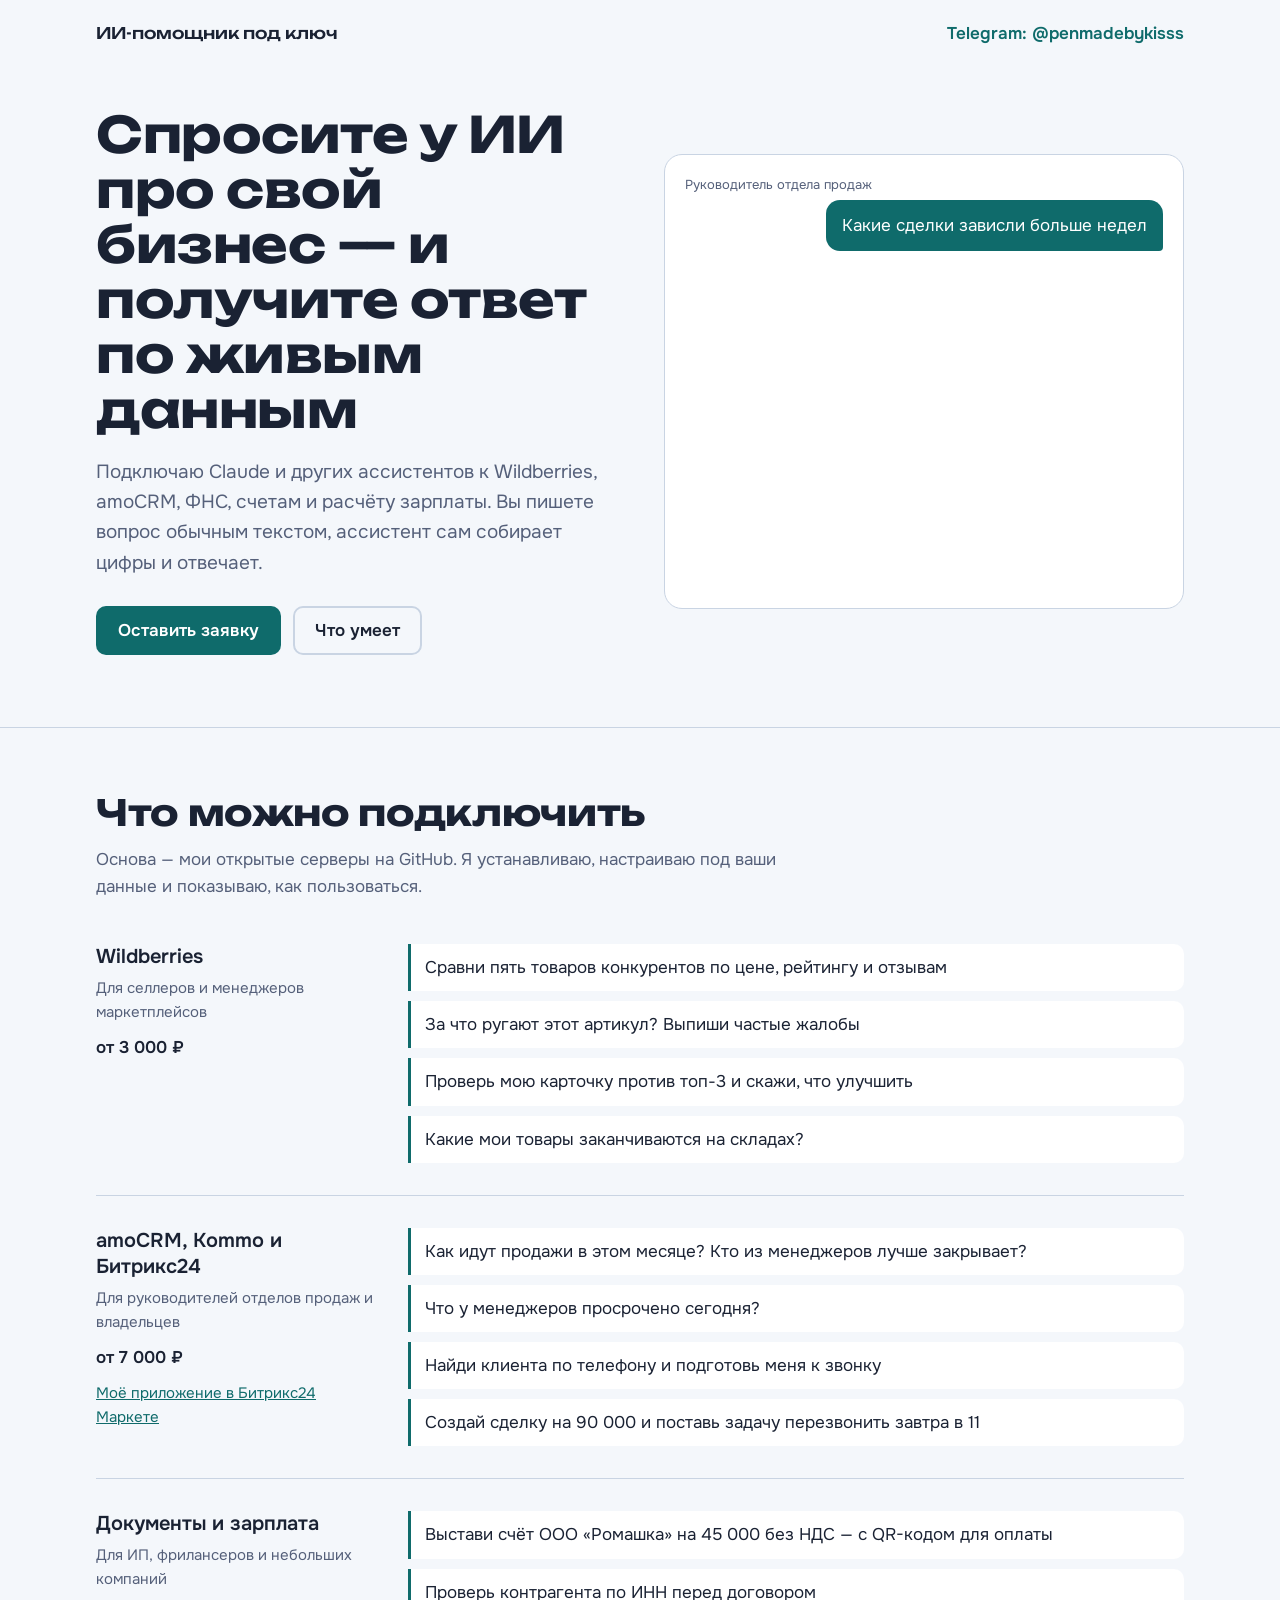
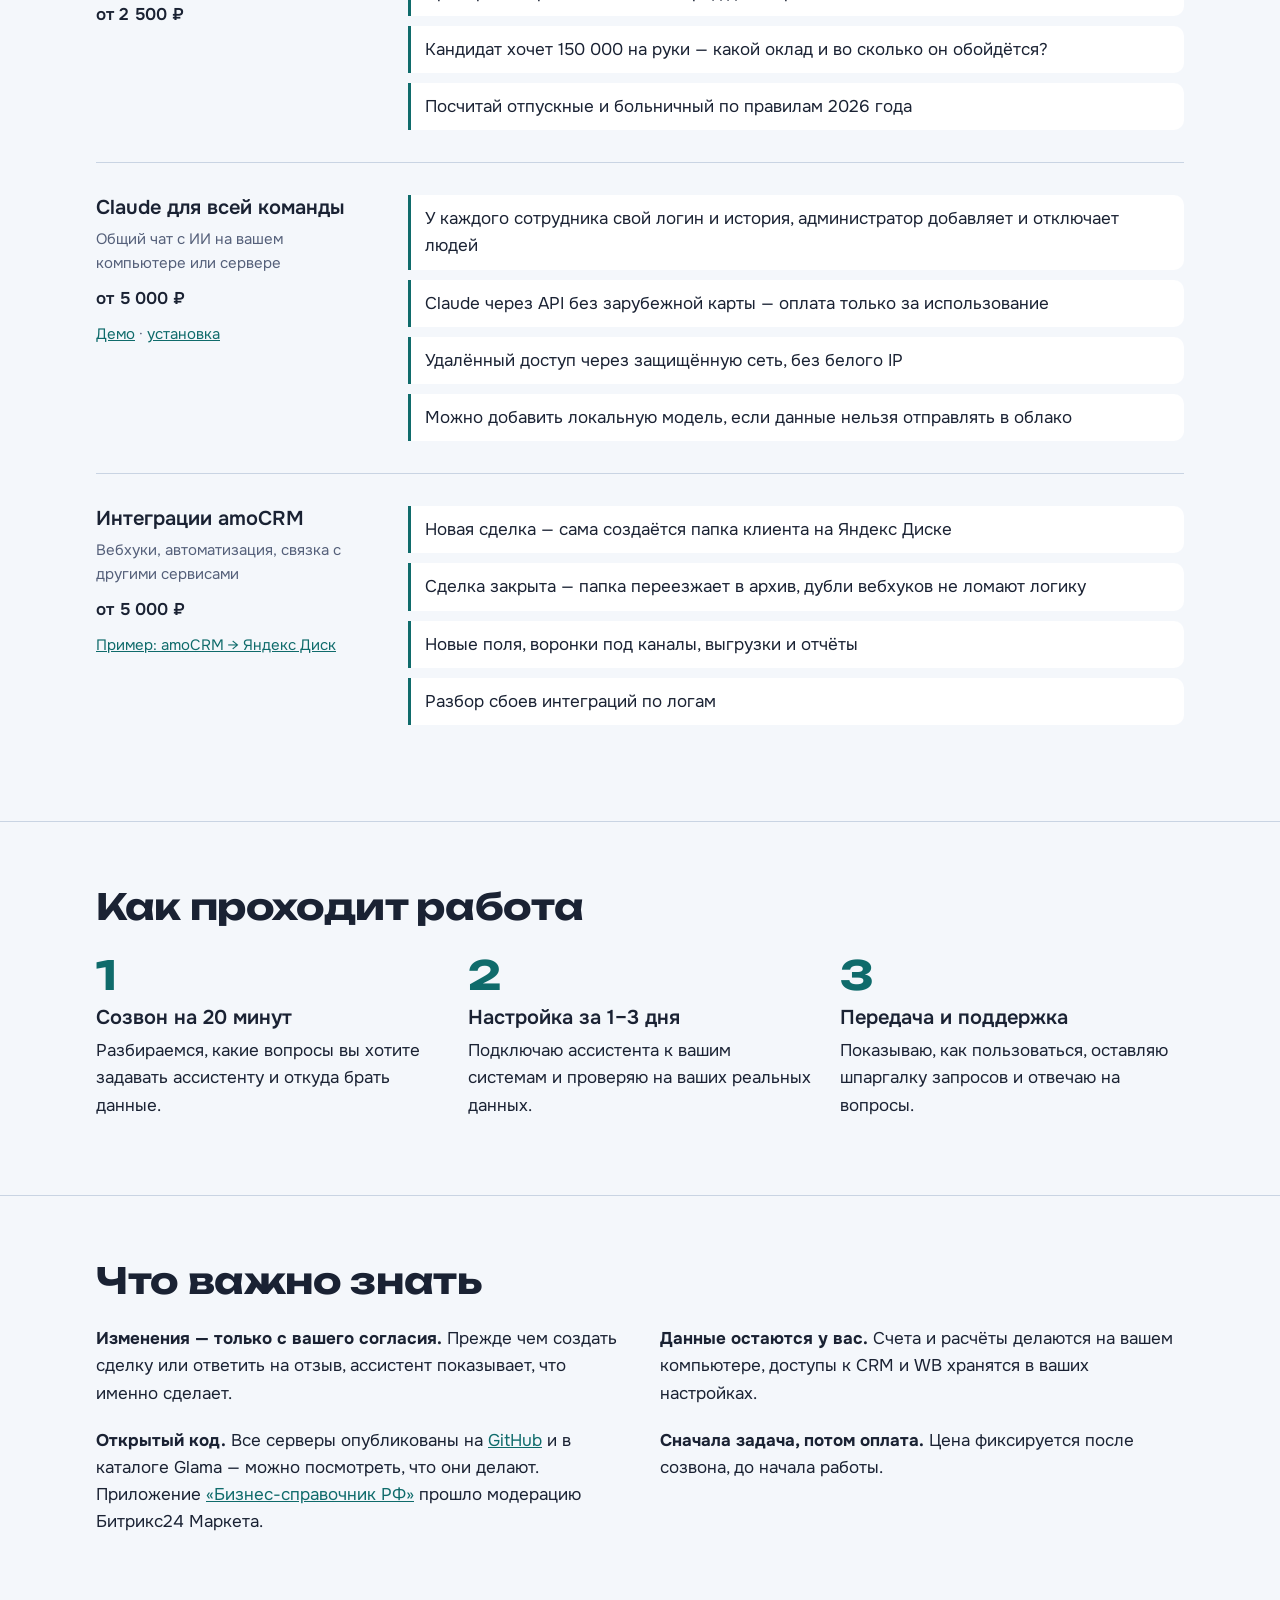
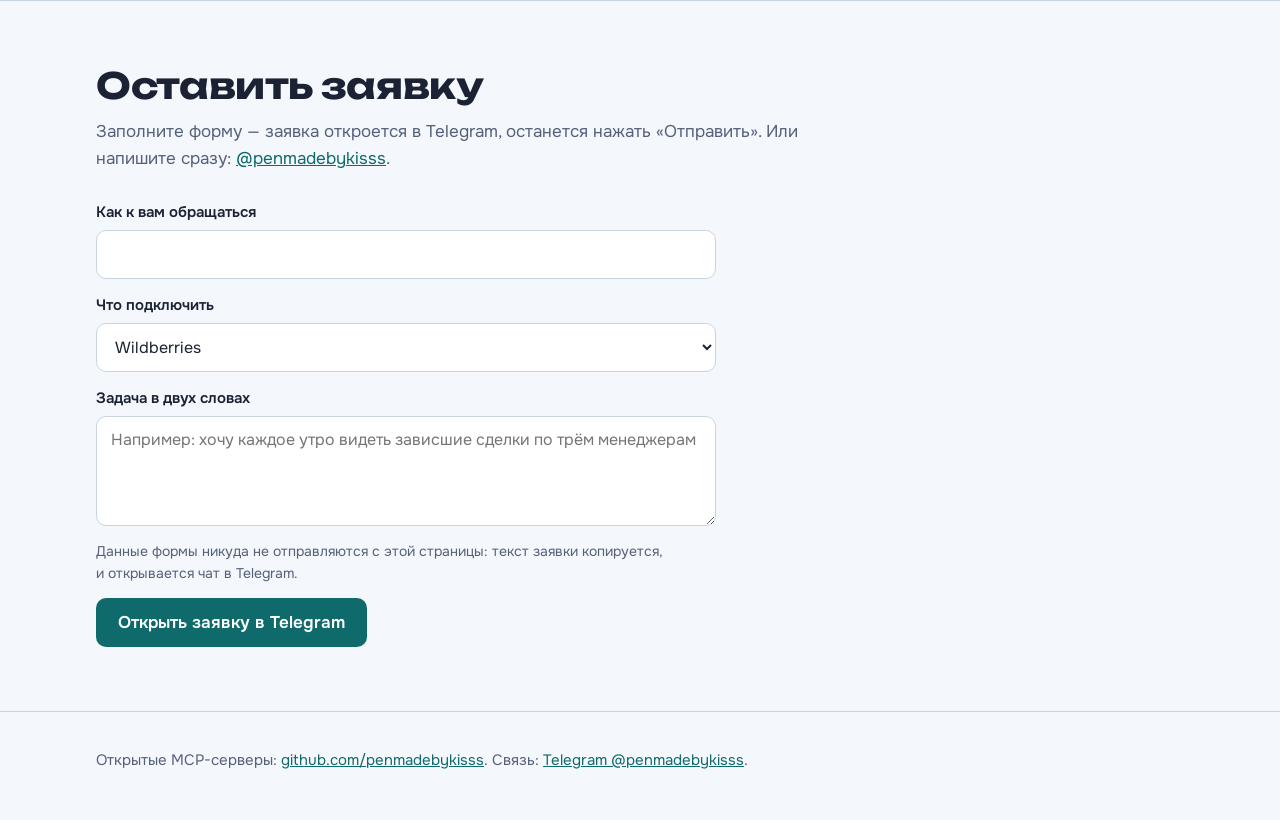
<file: index.html>
<!doctype html>
<html lang="ru">
<head>
<meta charset="utf-8">
<meta name="viewport" content="width=device-width, initial-scale=1">
<title>ИИ-помощник для WB и amoCRM под ключ</title>
<meta name="description" content="Подключаю Claude и другие ИИ-ассистенты к Wildberries, amoCRM, счетам и зарплате. Ассистент отвечает на вопросы по живым данным вашего бизнеса. Настройка за 1–3 дня.">
<link rel="preconnect" href="https://fonts.googleapis.com">
<link rel="preconnect" href="https://fonts.gstatic.com" crossorigin>
<link href="https://fonts.googleapis.com/css2?family=Onest:wght@400;500;600&family=Unbounded:wght@500;700&display=swap" rel="stylesheet">
<style>
  :root {
    --paper: #F4F7FB;
    --ink: #1A2233;
    --muted: #55607A;
    --teal: #0F6B6B;
    --teal-ink: #FFFFFF;
    --bubble: #DDE8F4;
    --panel: #FFFFFF;
    --line: #C9D4E3;
    --amber: #B87718;
  }
  @media (prefers-color-scheme: dark) {
    :root:not([data-theme="light"]) {
      --paper: #121826; --ink: #E6ECF5; --muted: #9AA7BD; --teal: #3FB5B0; --teal-ink: #0B1B1B;
      --bubble: #1F2B40; --panel: #182133; --line: #2C3950; --amber: #F0B456;
    }
  }
  :root[data-theme="dark"] {
    --paper: #121826; --ink: #E6ECF5; --muted: #9AA7BD; --teal: #3FB5B0; --teal-ink: #0B1B1B;
    --bubble: #1F2B40; --panel: #182133; --line: #2C3950; --amber: #F0B456;
  }
  * { box-sizing: border-box; }
  html { -webkit-text-size-adjust: 100%; }
  body {
    margin: 0; background: var(--paper); color: var(--ink);
    font: 400 17px/1.6 Onest, system-ui, sans-serif;
  }
  a { color: var(--teal); }
  :focus-visible { outline: 3px solid var(--teal); outline-offset: 3px; border-radius: 4px; }
  .wrap { max-width: 1120px; margin: 0 auto; padding: 0 16px; }
  h1, h2 { font-family: Unbounded, Onest, sans-serif; font-weight: 700; letter-spacing: -0.01em; margin: 0; }
  h1 { font-size: clamp(28px, 3.9vw, 50px); line-height: 1.1; }
  h2 { font-size: clamp(24px, 3.4vw, 36px); line-height: 1.15; }
  h3 { font: 600 20px/1.3 Onest, sans-serif; margin: 0 0 6px; }
  p { margin: 0 0 12px; max-width: 64ch; }

  header.top { display: flex; justify-content: space-between; align-items: center; padding: 20px 0; gap: 12px; }
  .brand { font-family: Unbounded, sans-serif; font-weight: 500; font-size: 16px; text-decoration: none; color: var(--ink); }
  .tg { font-weight: 600; text-decoration: none; }

  /* Hero: заголовок слева, живой диалог справа */
  .hero { display: grid; grid-template-columns: 1fr 1fr; gap: 48px; align-items: center; padding: 40px 0 72px; }
  .hero p.lead { font-size: 19px; color: var(--muted); margin-top: 20px; }
  .actions { display: flex; flex-wrap: wrap; gap: 12px; margin-top: 28px; }
  .btn {
    display: inline-block; background: var(--teal); color: var(--teal-ink); font: 600 17px/1 Onest, sans-serif;
    padding: 16px 22px; border-radius: 10px; text-decoration: none; border: 0; cursor: pointer;
  }
  .btn.ghost { background: transparent; color: var(--ink); box-shadow: inset 0 0 0 2px var(--line); }

  .chat { background: var(--panel); border: 1px solid var(--line); border-radius: 18px; padding: 20px; min-height: 380px; }
  .chat .who { font-size: 13px; color: var(--muted); margin-bottom: 4px; }
  .q { background: var(--teal); color: var(--teal-ink); padding: 12px 16px; border-radius: 14px 14px 4px 14px; margin-left: auto; max-width: 88%; width: fit-content; min-height: 50px; }
  .a { margin-top: 18px; opacity: 0; transform: translateY(6px); transition: opacity .5s ease, transform .5s ease; }
  .a.show { opacity: 1; transform: none; }
  .a .bubble { background: var(--bubble); padding: 14px 16px; border-radius: 14px 14px 14px 4px; }
  .deal { display: grid; grid-template-columns: 1fr auto; gap: 2px 12px; padding: 10px 0; border-bottom: 1px solid var(--line); font-size: 15px; }
  .deal:last-of-type { border-bottom: 0; }
  .deal b { font-weight: 600; }
  .deal .sum { color: var(--amber); font-weight: 600; font-variant-numeric: tabular-nums; }
  .deal .why { color: var(--muted); font-size: 14px; grid-column: 1 / -1; }
  .total { margin-top: 10px; font-size: 15px; }
  .total .sum { color: var(--amber); font-weight: 600; }

  section { padding: 64px 0; border-top: 1px solid var(--line); }
  section > .wrap > p.sub { color: var(--muted); margin-top: 12px; }

  /* Направления: строки, не карточки */
  .offer { display: grid; grid-template-columns: 280px 1fr; gap: 32px; padding: 32px 0; border-bottom: 1px solid var(--line); }
  .offer:last-child { border-bottom: 0; }
  .offer .who-for { color: var(--muted); font-size: 15px; }
  .offer .price { margin-top: 10px; font-weight: 600; }
  .asks { list-style: none; padding: 0; margin: 0; display: grid; gap: 10px; }
  .asks li { background: var(--panel); border-left: 3px solid var(--teal); padding: 10px 14px; border-radius: 0 10px 10px 0; }

  ol.steps { list-style: none; counter-reset: s; padding: 0; margin: 28px 0 0; display: grid; grid-template-columns: repeat(3, 1fr); gap: 28px; }
  ol.steps li { counter-increment: s; }
  ol.steps li::before { content: counter(s); font: 700 40px/1 Unbounded, sans-serif; color: var(--teal); display: block; margin-bottom: 10px; }

  .facts { display: grid; grid-template-columns: repeat(2, 1fr); gap: 20px 40px; margin-top: 24px; }
  .facts p { margin: 0; }

  form { display: grid; gap: 14px; max-width: 620px; margin-top: 28px; }
  label { font-weight: 600; font-size: 15px; display: grid; gap: 6px; }
  input, select, textarea {
    font: 400 16px/1.4 Onest, sans-serif; color: var(--ink); background: var(--panel);
    border: 1px solid var(--line); border-radius: 10px; padding: 12px 14px; width: 100%;
  }
  textarea { min-height: 110px; resize: vertical; }
  .hint { color: var(--muted); font-size: 14px; margin: 0; }
  .sent { display: none; background: var(--bubble); border-radius: 12px; padding: 16px; }
  .sent.show { display: block; }
  .sent pre { white-space: pre-wrap; font: 400 15px/1.5 Onest, sans-serif; margin: 10px 0; }

  footer { padding: 36px 0 48px; color: var(--muted); font-size: 15px; border-top: 1px solid var(--line); }

  @media (max-width: 860px) {
    .hero { grid-template-columns: 1fr; gap: 32px; padding-top: 16px; }
    .offer { grid-template-columns: 1fr; gap: 14px; }
    ol.steps, .facts { grid-template-columns: 1fr; }
    .chat { min-height: 0; }
  }
  @media (prefers-reduced-motion: reduce) { .a { transition: none; } }
</style>
</head>
<body>
<div class="wrap">
  <header class="top">
    <a class="brand" href="#">ИИ-помощник под ключ</a>
    <a class="tg" href="https://t.me/penmadebykisss">Telegram: @penmadebykisss</a>
  </header>

  <div class="hero">
    <div>
      <h1>Спросите у ИИ про свой бизнес — и получите ответ по живым данным</h1>
      <p class="lead">Подключаю Claude и других ассистентов к Wildberries, amoCRM, ФНС, счетам и расчёту зарплаты. Вы пишете вопрос обычным текстом, ассистент сам собирает цифры и отвечает.</p>
      <div class="actions">
        <a class="btn" href="#request">Оставить заявку</a>
        <a class="btn ghost" href="#what">Что умеет</a>
      </div>
    </div>

    <div class="chat" aria-label="Пример диалога с ассистентом, подключённым к amoCRM">
      <div class="who">Руководитель отдела продаж</div>
      <div class="q" id="q" data-text="Какие сделки зависли больше недели?">Какие сделки зависли больше недели?</div>
      <div class="a" id="a">
        <div class="who">Ассистент · данные из amoCRM</div>
        <div class="bubble">
          <div class="deal"><b>Сайт для сети кафе</b><span class="sum">340 000 ₽</span><span class="why">Переговоры, без движения 12 дней, задач нет</span></div>
          <div class="deal"><b>CRM-интеграция, ООО «Вектор»</b><span class="sum">150 000 ₽</span><span class="why">КП отправлено, задача просрочена на 4 дня</span></div>
          <div class="deal"><b>Лендинг для клиники</b><span class="sum">90 000 ₽</span><span class="why">Первичный контакт, без движения 9 дней</span></div>
          <div class="total">Под риском <span class="sum">580 000 ₽</span>. Предлагаю поставить Анне задачу перезвонить по первой сделке сегодня.</div>
        </div>
      </div>
    </div>
  </div>
</div>

<section id="what">
  <div class="wrap">
    <h2>Что можно подключить</h2>
    <p class="sub">Основа — мои открытые серверы на GitHub. Я устанавливаю, настраиваю под ваши данные и показываю, как пользоваться.</p>

    <div class="offer">
      <div>
        <h3>Wildberries</h3>
        <div class="who-for">Для селлеров и менеджеров маркетплейсов</div>
        <div class="price">от 3 000 ₽</div>
      </div>
      <ul class="asks">
        <li>Сравни пять товаров конкурентов по цене, рейтингу и отзывам</li>
        <li>За что ругают этот артикул? Выпиши частые жалобы</li>
        <li>Проверь мою карточку против топ-3 и скажи, что улучшить</li>
        <li>Какие мои товары заканчиваются на складах?</li>
      </ul>
    </div>

    <div class="offer">
      <div>
        <h3>amoCRM, Kommo и Битрикс24</h3>
        <div class="who-for">Для руководителей отделов продаж и владельцев</div>
        <div class="price">от 7 000 ₽</div>
        <div class="who-for" style="margin-top:10px"><a href="https://www.bitrix24.ru/apps/app/penmadebykisss.biznes_spravochnik_rf/">Моё приложение в Битрикс24 Маркете</a></div>
      </div>
      <ul class="asks">
        <li>Как идут продажи в этом месяце? Кто из менеджеров лучше закрывает?</li>
        <li>Что у менеджеров просрочено сегодня?</li>
        <li>Найди клиента по телефону и подготовь меня к звонку</li>
        <li>Создай сделку на 90 000 и поставь задачу перезвонить завтра в 11</li>
      </ul>
    </div>

    <div class="offer">
      <div>
        <h3>Документы и зарплата</h3>
        <div class="who-for">Для ИП, фрилансеров и небольших компаний</div>
        <div class="price">от 2 500 ₽</div>
      </div>
      <ul class="asks">
        <li>Выстави счёт ООО «Ромашка» на 45 000 без НДС — с QR-кодом для оплаты</li>
        <li>Проверь контрагента по ИНН перед договором</li>
        <li>Кандидат хочет 150 000 на руки — какой оклад и во сколько он обойдётся?</li>
        <li>Посчитай отпускные и больничный по правилам 2026 года</li>
      </ul>
    </div>

    <div class="offer">
      <div>
        <h3>Claude для всей команды</h3>
        <div class="who-for">Общий чат с ИИ на вашем компьютере или сервере</div>
        <div class="price">от 5 000 ₽</div>
        <div class="who-for" style="margin-top:10px"><a href="https://chat.144-31-16-235.sslip.io">Демо</a> · <a href="https://github.com/penmadebykisss/claude-team-mac">установка</a></div>
      </div>
      <ul class="asks">
        <li>У каждого сотрудника свой логин и история, администратор добавляет и отключает людей</li>
        <li>Claude через API без зарубежной карты — оплата только за использование</li>
        <li>Удалённый доступ через защищённую сеть, без белого IP</li>
        <li>Можно добавить локальную модель, если данные нельзя отправлять в облако</li>
      </ul>
    </div>

    <div class="offer">
      <div>
        <h3>Интеграции amoCRM</h3>
        <div class="who-for">Вебхуки, автоматизация, связка с другими сервисами</div>
        <div class="price">от 5 000 ₽</div>
        <div class="who-for" style="margin-top:10px"><a href="https://github.com/penmadebykisss/amocrm-yadisk-sync">Пример: amoCRM → Яндекс Диск</a></div>
      </div>
      <ul class="asks">
        <li>Новая сделка — сама создаётся папка клиента на Яндекс Диске</li>
        <li>Сделка закрыта — папка переезжает в архив, дубли вебхуков не ломают логику</li>
        <li>Новые поля, воронки под каналы, выгрузки и отчёты</li>
        <li>Разбор сбоев интеграций по логам</li>
      </ul>
    </div>
  </div>
</section>

<section>
  <div class="wrap">
    <h2>Как проходит работа</h2>
    <ol class="steps">
      <li><h3>Созвон на 20 минут</h3><p>Разбираемся, какие вопросы вы хотите задавать ассистенту и откуда брать данные.</p></li>
      <li><h3>Настройка за 1–3 дня</h3><p>Подключаю ассистента к вашим системам и проверяю на ваших реальных данных.</p></li>
      <li><h3>Передача и поддержка</h3><p>Показываю, как пользоваться, оставляю шпаргалку запросов и отвечаю на вопросы.</p></li>
    </ol>
  </div>
</section>

<section>
  <div class="wrap">
    <h2>Что важно знать</h2>
    <div class="facts">
      <p><b>Изменения — только с вашего согласия.</b> Прежде чем создать сделку или ответить на отзыв, ассистент показывает, что именно сделает.</p>
      <p><b>Данные остаются у вас.</b> Счета и расчёты делаются на вашем компьютере, доступы к CRM и WB хранятся в ваших настройках.</p>
      <p><b>Открытый код.</b> Все серверы опубликованы на <a href="https://github.com/penmadebykisss">GitHub</a> и в каталоге Glama — можно посмотреть, что они делают. Приложение <a href="https://www.bitrix24.ru/apps/app/penmadebykisss.biznes_spravochnik_rf/">«Бизнес-справочник РФ»</a> прошло модерацию Битрикс24 Маркета.</p>
      <p><b>Сначала задача, потом оплата.</b> Цена фиксируется после созвона, до начала работы.</p>
    </div>
  </div>
</section>

<section id="request">
  <div class="wrap">
    <h2>Оставить заявку</h2>
    <p class="sub">Заполните форму — заявка откроется в Telegram, останется нажать «Отправить». Или напишите сразу: <a href="https://t.me/penmadebykisss">@penmadebykisss</a>.</p>
    <form id="form" novalidate>
      <label>Как к вам обращаться<input name="name" autocomplete="name" required></label>
      <label>Что подключить
        <select name="what">
          <option>Wildberries</option>
          <option>amoCRM / Kommo</option>
          <option>Битрикс24</option>
          <option>Счета, акты, проверка контрагентов</option>
          <option>Расчёт зарплаты</option>
          <option>Claude для команды</option>
          <option>Интеграция amoCRM</option>
          <option>Другое</option>
        </select>
      </label>
      <label>Задача в двух словах<textarea name="task" placeholder="Например: хочу каждое утро видеть зависшие сделки по трём менеджерам"></textarea></label>
      <p class="hint">Данные формы никуда не отправляются с этой страницы: текст заявки копируется, и открывается чат в Telegram.</p>
      <div><button class="btn" type="submit">Открыть заявку в Telegram</button></div>
      <div class="sent" id="sent" role="status">
        Текст заявки скопирован — вставьте его в чат, который открылся в новой вкладке. Если чат не открылся, напишите <a href="https://t.me/penmadebykisss">@penmadebykisss</a>.
        <pre id="sent-text"></pre>
      </div>
    </form>
  </div>
</section>

<footer>
  <div class="wrap">Открытые MCP-серверы: <a href="https://github.com/penmadebykisss">github.com/penmadebykisss</a>. Связь: <a href="https://t.me/penmadebykisss">Telegram @penmadebykisss</a>.</div>
</footer>

<script>
  // Один момент движения: вопрос печатается, затем появляется ответ
  (function () {
    const q = document.getElementById('q'), a = document.getElementById('a');
    const reduce = window.matchMedia('(prefers-reduced-motion: reduce)').matches;
    if (reduce) { a.classList.add('show'); return; }
    const text = q.dataset.text; q.textContent = '';
    let i = 0;
    const tick = () => {
      q.textContent = text.slice(0, ++i);
      if (i < text.length) setTimeout(tick, 38); else setTimeout(() => a.classList.add('show'), 450);
    };
    setTimeout(tick, 500);
  })();

  document.getElementById('form').addEventListener('submit', async e => {
    e.preventDefault();
    const f = new FormData(e.target);
    const name = (f.get('name') || '').trim();
    if (!name) { e.target.name.focus(); return; }
    const msg = `Здравствуйте! Заявка с сайта.\nИмя: ${name}\nЧто подключить: ${f.get('what')}\nЗадача: ${(f.get('task') || '—').trim()}`;
    try { await navigator.clipboard.writeText(msg); } catch (err) { /* буфер недоступен — текст виден ниже */ }
    document.getElementById('sent-text').textContent = msg;
    document.getElementById('sent').classList.add('show');
    window.open('https://t.me/penmadebykisss', '_blank', 'noopener');
  });
</script>
</body>
</html>
</file>
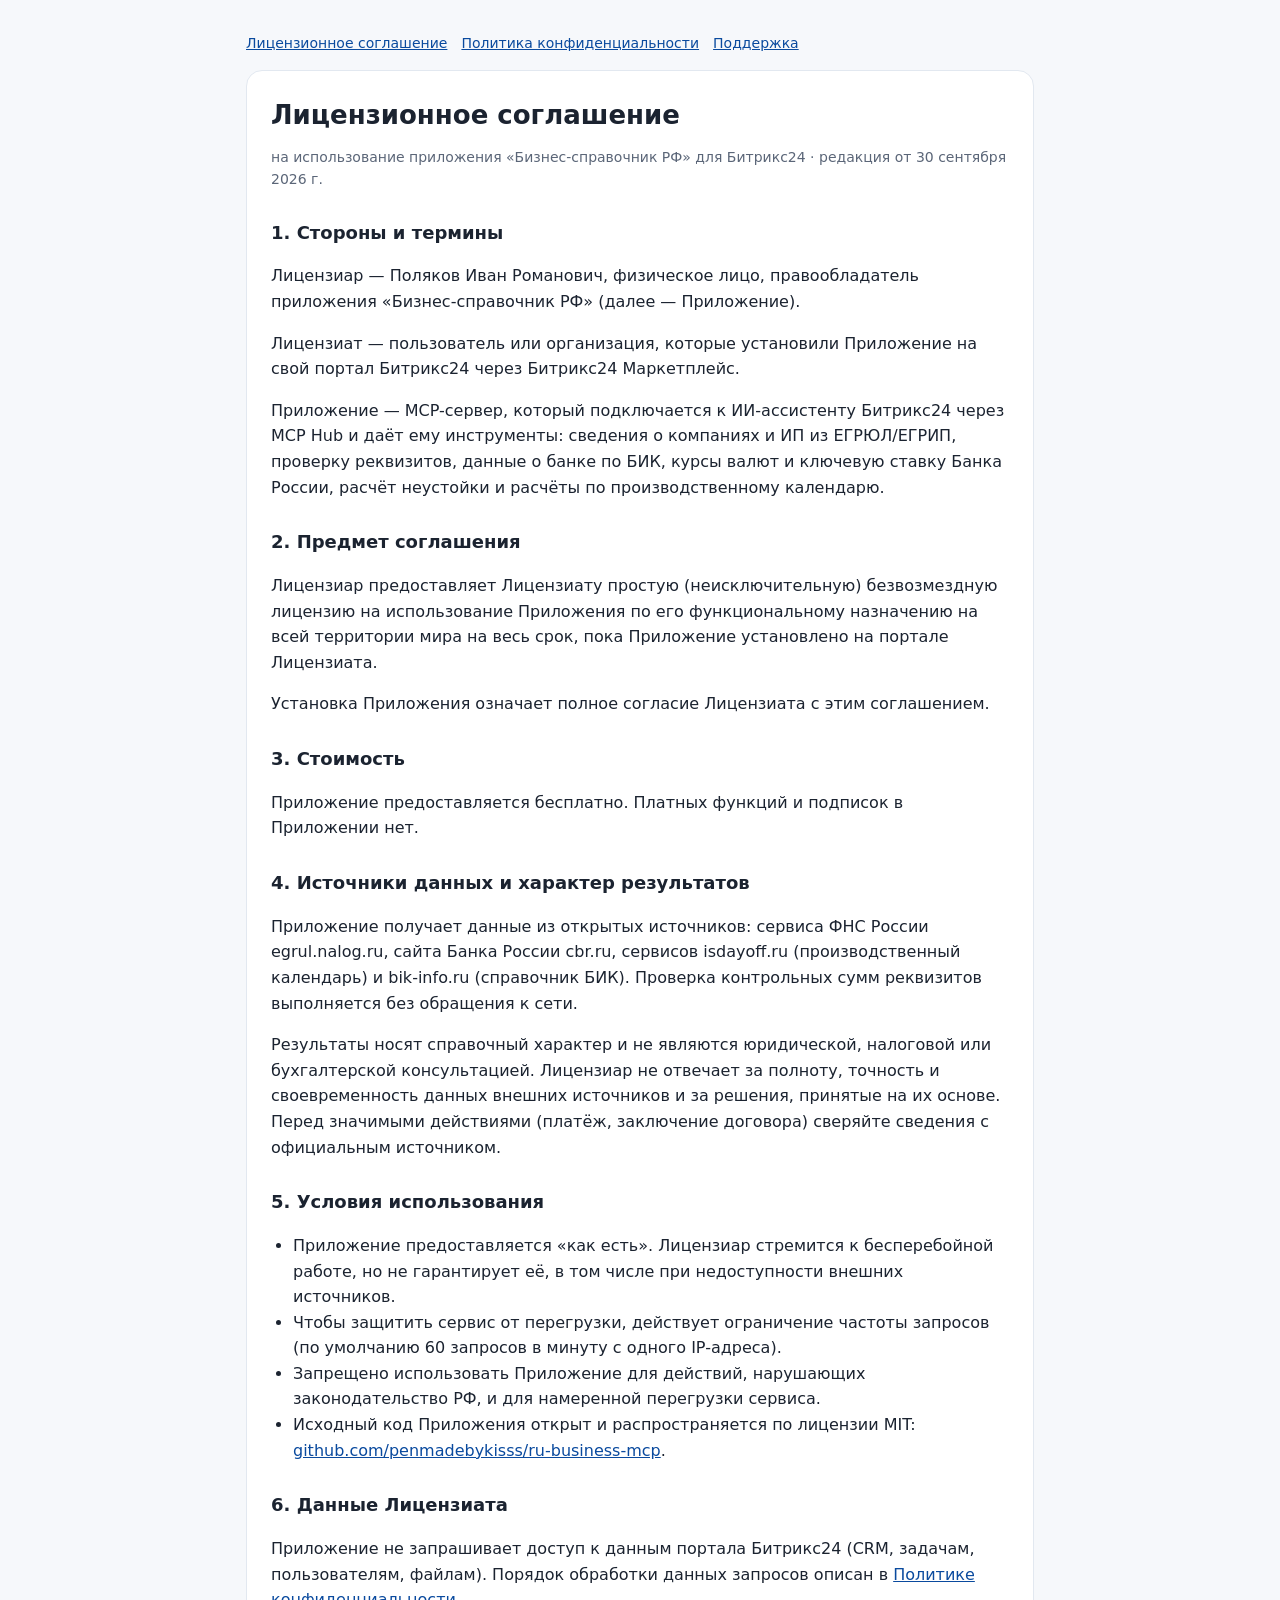
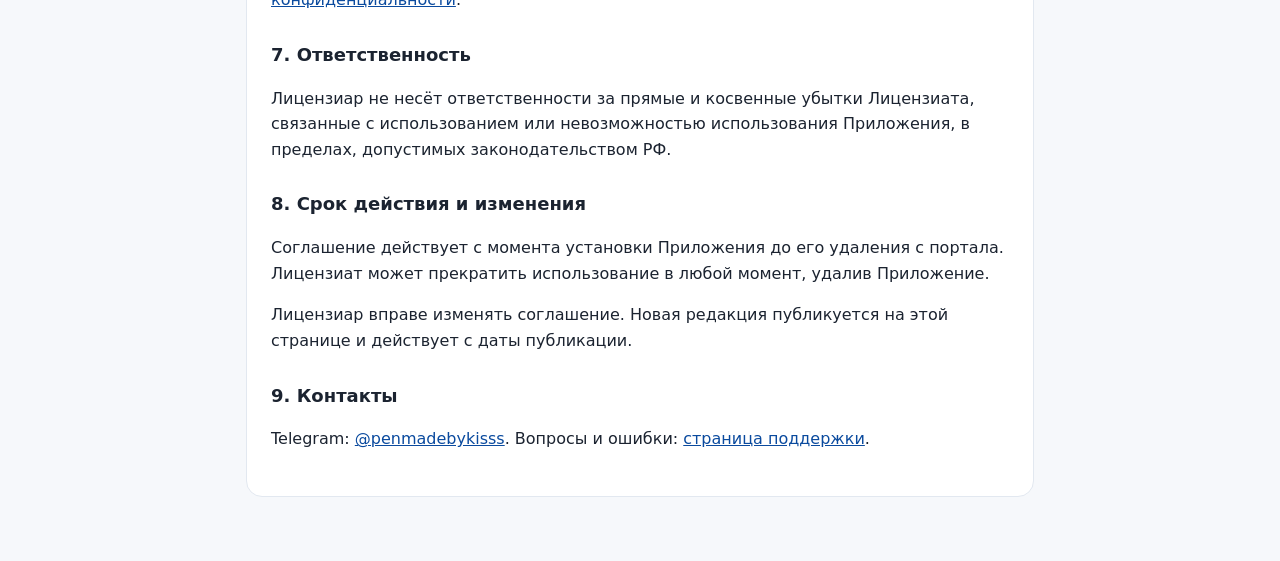
<file: b24/license.html>
<!doctype html>
<html lang="ru">
<head>
<meta charset="utf-8">
<meta name="viewport" content="width=device-width, initial-scale=1">
<title>Лицензионное соглашение — Бизнес-справочник РФ</title>
<link rel="stylesheet" href="style.css">
</head>
<body>
<main>
<nav><a href="license.html">Лицензионное соглашение</a><a href="privacy.html">Политика конфиденциальности</a><a href="support.html">Поддержка</a></nav>
<div class="card">
<h1>Лицензионное соглашение</h1>
<p class="muted">на использование приложения «Бизнес-справочник РФ» для Битрикс24 · редакция от 30 сентября 2026 г.</p>

<h2>1. Стороны и термины</h2>
<p>Лицензиар — Поляков Иван Романович, физическое лицо, правообладатель приложения «Бизнес-справочник РФ» (далее — Приложение).</p>
<p>Лицензиат — пользователь или организация, которые установили Приложение на свой портал Битрикс24 через Битрикс24 Маркетплейс.</p>
<p>Приложение — MCP-сервер, который подключается к ИИ-ассистенту Битрикс24 через MCP Hub и даёт ему инструменты: сведения о компаниях и ИП из ЕГРЮЛ/ЕГРИП, проверку реквизитов, данные о банке по БИК, курсы валют и ключевую ставку Банка России, расчёт неустойки и расчёты по производственному календарю.</p>

<h2>2. Предмет соглашения</h2>
<p>Лицензиар предоставляет Лицензиату простую (неисключительную) безвозмездную лицензию на использование Приложения по его функциональному назначению на всей территории мира на весь срок, пока Приложение установлено на портале Лицензиата.</p>
<p>Установка Приложения означает полное согласие Лицензиата с этим соглашением.</p>

<h2>3. Стоимость</h2>
<p>Приложение предоставляется бесплатно. Платных функций и подписок в Приложении нет.</p>

<h2>4. Источники данных и характер результатов</h2>
<p>Приложение получает данные из открытых источников: сервиса ФНС России egrul.nalog.ru, сайта Банка России cbr.ru, сервисов isdayoff.ru (производственный календарь) и bik-info.ru (справочник БИК). Проверка контрольных сумм реквизитов выполняется без обращения к сети.</p>
<p>Результаты носят справочный характер и не являются юридической, налоговой или бухгалтерской консультацией. Лицензиар не отвечает за полноту, точность и своевременность данных внешних источников и за решения, принятые на их основе. Перед значимыми действиями (платёж, заключение договора) сверяйте сведения с официальным источником.</p>

<h2>5. Условия использования</h2>
<ul>
<li>Приложение предоставляется «как есть». Лицензиар стремится к бесперебойной работе, но не гарантирует её, в том числе при недоступности внешних источников.</li>
<li>Чтобы защитить сервис от перегрузки, действует ограничение частоты запросов (по умолчанию 60 запросов в минуту с одного IP-адреса).</li>
<li>Запрещено использовать Приложение для действий, нарушающих законодательство РФ, и для намеренной перегрузки сервиса.</li>
<li>Исходный код Приложения открыт и распространяется по лицензии MIT: <a href="https://github.com/penmadebykisss/ru-business-mcp">github.com/penmadebykisss/ru-business-mcp</a>.</li>
</ul>

<h2>6. Данные Лицензиата</h2>
<p>Приложение не запрашивает доступ к данным портала Битрикс24 (CRM, задачам, пользователям, файлам). Порядок обработки данных запросов описан в <a href="privacy.html">Политике конфиденциальности</a>.</p>

<h2>7. Ответственность</h2>
<p>Лицензиар не несёт ответственности за прямые и косвенные убытки Лицензиата, связанные с использованием или невозможностью использования Приложения, в пределах, допустимых законодательством РФ.</p>

<h2>8. Срок действия и изменения</h2>
<p>Соглашение действует с момента установки Приложения до его удаления с портала. Лицензиат может прекратить использование в любой момент, удалив Приложение.</p>
<p>Лицензиар вправе изменять соглашение. Новая редакция публикуется на этой странице и действует с даты публикации.</p>

<h2>9. Контакты</h2>
<p>Telegram: <a href="https://t.me/penmadebykisss">@penmadebykisss</a>. Вопросы и ошибки: <a href="support.html">страница поддержки</a>.</p>
</div>
</main>
</body>
</html>
</file>
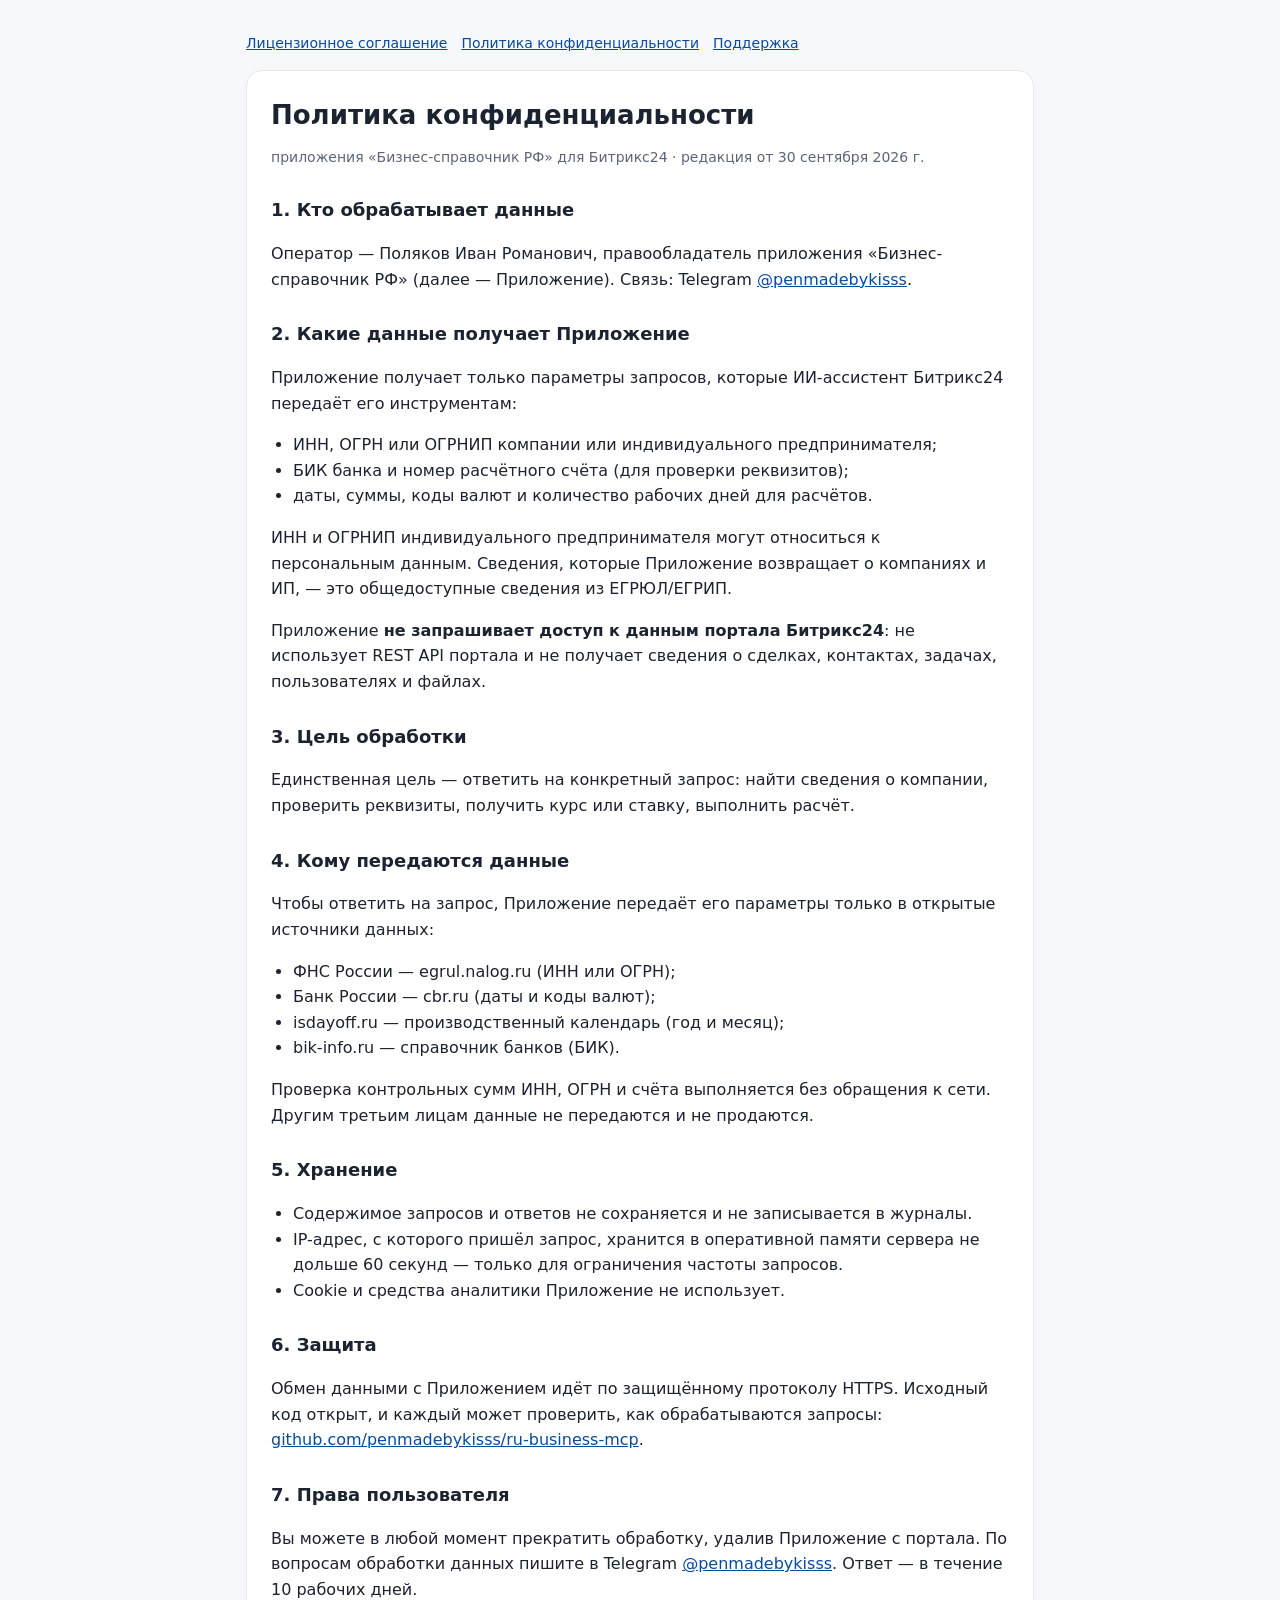
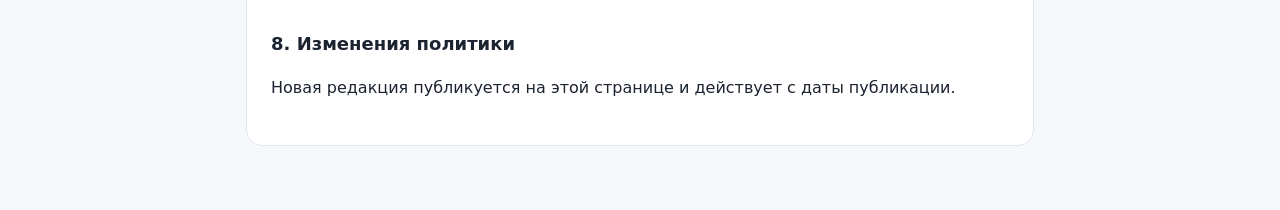
<file: b24/privacy.html>
<!doctype html>
<html lang="ru">
<head>
<meta charset="utf-8">
<meta name="viewport" content="width=device-width, initial-scale=1">
<title>Политика конфиденциальности — Бизнес-справочник РФ</title>
<link rel="stylesheet" href="style.css">
</head>
<body>
<main>
<nav><a href="license.html">Лицензионное соглашение</a><a href="privacy.html">Политика конфиденциальности</a><a href="support.html">Поддержка</a></nav>
<div class="card">
<h1>Политика конфиденциальности</h1>
<p class="muted">приложения «Бизнес-справочник РФ» для Битрикс24 · редакция от 30 сентября 2026 г.</p>

<h2>1. Кто обрабатывает данные</h2>
<p>Оператор — Поляков Иван Романович, правообладатель приложения «Бизнес-справочник РФ» (далее — Приложение). Связь: Telegram <a href="https://t.me/penmadebykisss">@penmadebykisss</a>.</p>

<h2>2. Какие данные получает Приложение</h2>
<p>Приложение получает только параметры запросов, которые ИИ-ассистент Битрикс24 передаёт его инструментам:</p>
<ul>
<li>ИНН, ОГРН или ОГРНИП компании или индивидуального предпринимателя;</li>
<li>БИК банка и номер расчётного счёта (для проверки реквизитов);</li>
<li>даты, суммы, коды валют и количество рабочих дней для расчётов.</li>
</ul>
<p>ИНН и ОГРНИП индивидуального предпринимателя могут относиться к персональным данным. Сведения, которые Приложение возвращает о компаниях и ИП, — это общедоступные сведения из ЕГРЮЛ/ЕГРИП.</p>
<p>Приложение <b>не запрашивает доступ к данным портала Битрикс24</b>: не использует REST API портала и не получает сведения о сделках, контактах, задачах, пользователях и файлах.</p>

<h2>3. Цель обработки</h2>
<p>Единственная цель — ответить на конкретный запрос: найти сведения о компании, проверить реквизиты, получить курс или ставку, выполнить расчёт.</p>

<h2>4. Кому передаются данные</h2>
<p>Чтобы ответить на запрос, Приложение передаёт его параметры только в открытые источники данных:</p>
<ul>
<li>ФНС России — egrul.nalog.ru (ИНН или ОГРН);</li>
<li>Банк России — cbr.ru (даты и коды валют);</li>
<li>isdayoff.ru — производственный календарь (год и месяц);</li>
<li>bik-info.ru — справочник банков (БИК).</li>
</ul>
<p>Проверка контрольных сумм ИНН, ОГРН и счёта выполняется без обращения к сети. Другим третьим лицам данные не передаются и не продаются.</p>

<h2>5. Хранение</h2>
<ul>
<li>Содержимое запросов и ответов не сохраняется и не записывается в журналы.</li>
<li>IP-адрес, с которого пришёл запрос, хранится в оперативной памяти сервера не дольше 60 секунд — только для ограничения частоты запросов.</li>
<li>Cookie и средства аналитики Приложение не использует.</li>
</ul>

<h2>6. Защита</h2>
<p>Обмен данными с Приложением идёт по защищённому протоколу HTTPS. Исходный код открыт, и каждый может проверить, как обрабатываются запросы: <a href="https://github.com/penmadebykisss/ru-business-mcp">github.com/penmadebykisss/ru-business-mcp</a>.</p>

<h2>7. Права пользователя</h2>
<p>Вы можете в любой момент прекратить обработку, удалив Приложение с портала. По вопросам обработки данных пишите в Telegram <a href="https://t.me/penmadebykisss">@penmadebykisss</a>. Ответ — в течение 10 рабочих дней.</p>

<h2>8. Изменения политики</h2>
<p>Новая редакция публикуется на этой странице и действует с даты публикации.</p>
</div>
</main>
</body>
</html>
</file>
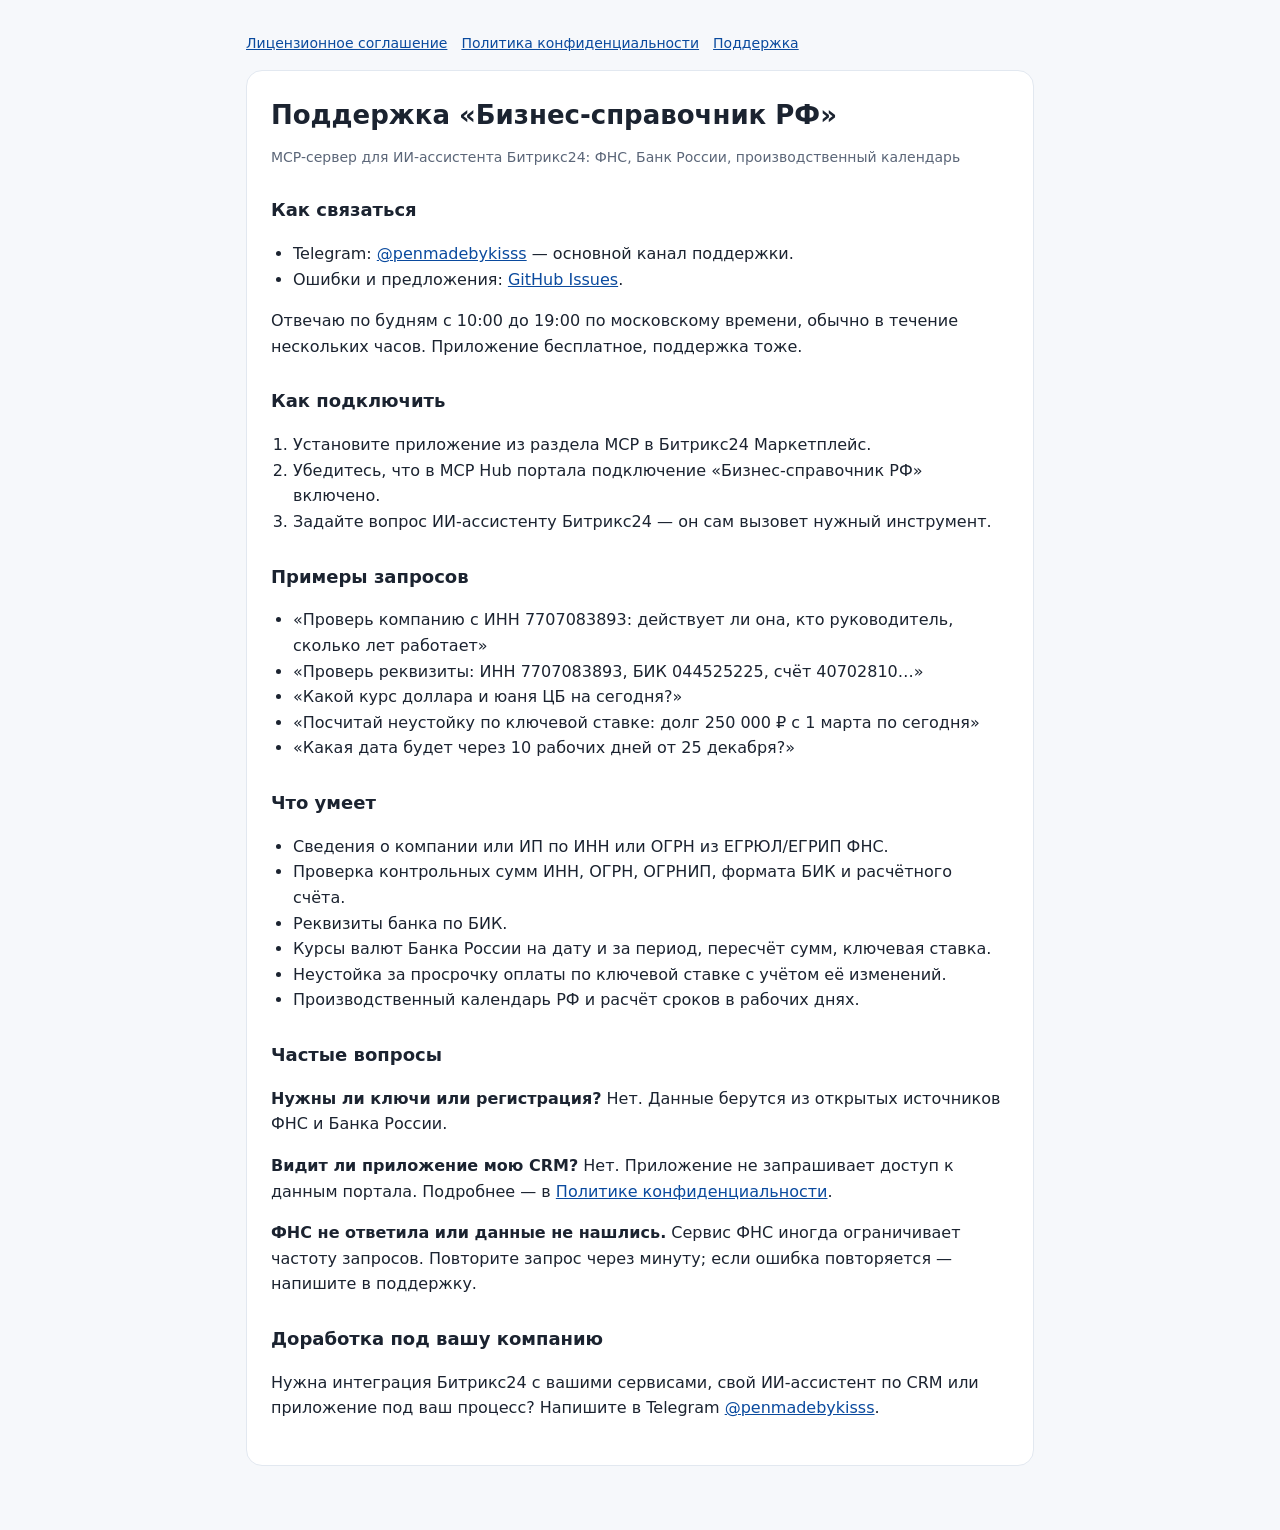
<file: b24/support.html>
<!doctype html>
<html lang="ru">
<head>
<meta charset="utf-8">
<meta name="viewport" content="width=device-width, initial-scale=1">
<title>Поддержка — Бизнес-справочник РФ</title>
<link rel="stylesheet" href="style.css">
</head>
<body>
<main>
<nav><a href="license.html">Лицензионное соглашение</a><a href="privacy.html">Политика конфиденциальности</a><a href="support.html">Поддержка</a></nav>
<div class="card">
<h1>Поддержка «Бизнес-справочник РФ»</h1>
<p class="muted">MCP-сервер для ИИ-ассистента Битрикс24: ФНС, Банк России, производственный календарь</p>

<h2>Как связаться</h2>
<ul>
<li>Telegram: <a href="https://t.me/penmadebykisss">@penmadebykisss</a> — основной канал поддержки.</li>
<li>Ошибки и предложения: <a href="https://github.com/penmadebykisss/ru-business-mcp/issues">GitHub Issues</a>.</li>
</ul>
<p>Отвечаю по будням с 10:00 до 19:00 по московскому времени, обычно в течение нескольких часов. Приложение бесплатное, поддержка тоже.</p>

<h2>Как подключить</h2>
<ol>
<li>Установите приложение из раздела MCP в Битрикс24 Маркетплейс.</li>
<li>Убедитесь, что в MCP Hub портала подключение «Бизнес-справочник РФ» включено.</li>
<li>Задайте вопрос ИИ-ассистенту Битрикс24 — он сам вызовет нужный инструмент.</li>
</ol>

<h2>Примеры запросов</h2>
<ul>
<li>«Проверь компанию с ИНН 7707083893: действует ли она, кто руководитель, сколько лет работает»</li>
<li>«Проверь реквизиты: ИНН 7707083893, БИК 044525225, счёт 40702810…»</li>
<li>«Какой курс доллара и юаня ЦБ на сегодня?»</li>
<li>«Посчитай неустойку по ключевой ставке: долг 250 000 ₽ с 1 марта по сегодня»</li>
<li>«Какая дата будет через 10 рабочих дней от 25 декабря?»</li>
</ul>

<h2>Что умеет</h2>
<ul>
<li>Сведения о компании или ИП по ИНН или ОГРН из ЕГРЮЛ/ЕГРИП ФНС.</li>
<li>Проверка контрольных сумм ИНН, ОГРН, ОГРНИП, формата БИК и расчётного счёта.</li>
<li>Реквизиты банка по БИК.</li>
<li>Курсы валют Банка России на дату и за период, пересчёт сумм, ключевая ставка.</li>
<li>Неустойка за просрочку оплаты по ключевой ставке с учётом её изменений.</li>
<li>Производственный календарь РФ и расчёт сроков в рабочих днях.</li>
</ul>

<h2>Частые вопросы</h2>
<p><b>Нужны ли ключи или регистрация?</b> Нет. Данные берутся из открытых источников ФНС и Банка России.</p>
<p><b>Видит ли приложение мою CRM?</b> Нет. Приложение не запрашивает доступ к данным портала. Подробнее — в <a href="privacy.html">Политике конфиденциальности</a>.</p>
<p><b>ФНС не ответила или данные не нашлись.</b> Сервис ФНС иногда ограничивает частоту запросов. Повторите запрос через минуту; если ошибка повторяется — напишите в поддержку.</p>

<h2>Доработка под вашу компанию</h2>
<p>Нужна интеграция Битрикс24 с вашими сервисами, свой ИИ-ассистент по CRM или приложение под ваш процесс? Напишите в Telegram <a href="https://t.me/penmadebykisss">@penmadebykisss</a>.</p>
</div>
</main>
</body>
</html>
</file>
<file: b24/style.css>
:root {
  --bg: #f6f8fb;
  --card: #ffffff;
  --text: #1b2330;
  --muted: #5b6678;
  --accent: #0a4a9e;
  --line: #e2e8f0;
}
@media (prefers-color-scheme: dark) {
  :root {
    --bg: #0f141b;
    --card: #161d27;
    --text: #e6ebf2;
    --muted: #9aa6b8;
    --accent: #5aa9ff;
    --line: #253041;
  }
}
* { box-sizing: border-box; }
body {
  margin: 0;
  background: var(--bg);
  color: var(--text);
  font: 16px/1.6 "Onest", system-ui, -apple-system, "Segoe UI", Arial, sans-serif;
}
main {
  max-width: 820px;
  margin: 0 auto;
  padding: 32px 16px 64px;
}
.card {
  background: var(--card);
  border: 1px solid var(--line);
  border-radius: 16px;
  padding: 28px 24px;
}
h1 { font-size: 26px; line-height: 1.25; margin: 0 0 6px; }
h2 { font-size: 18px; margin: 28px 0 8px; }
p, li { color: var(--text); }
.muted { color: var(--muted); font-size: 14px; }
a { color: var(--accent); }
ul, ol { padding-left: 22px; }
code {
  background: var(--bg);
  border: 1px solid var(--line);
  border-radius: 6px;
  padding: 1px 6px;
  font-size: 14px;
}
nav { margin-bottom: 16px; font-size: 14px; }
nav a { margin-right: 14px; }
</file>
